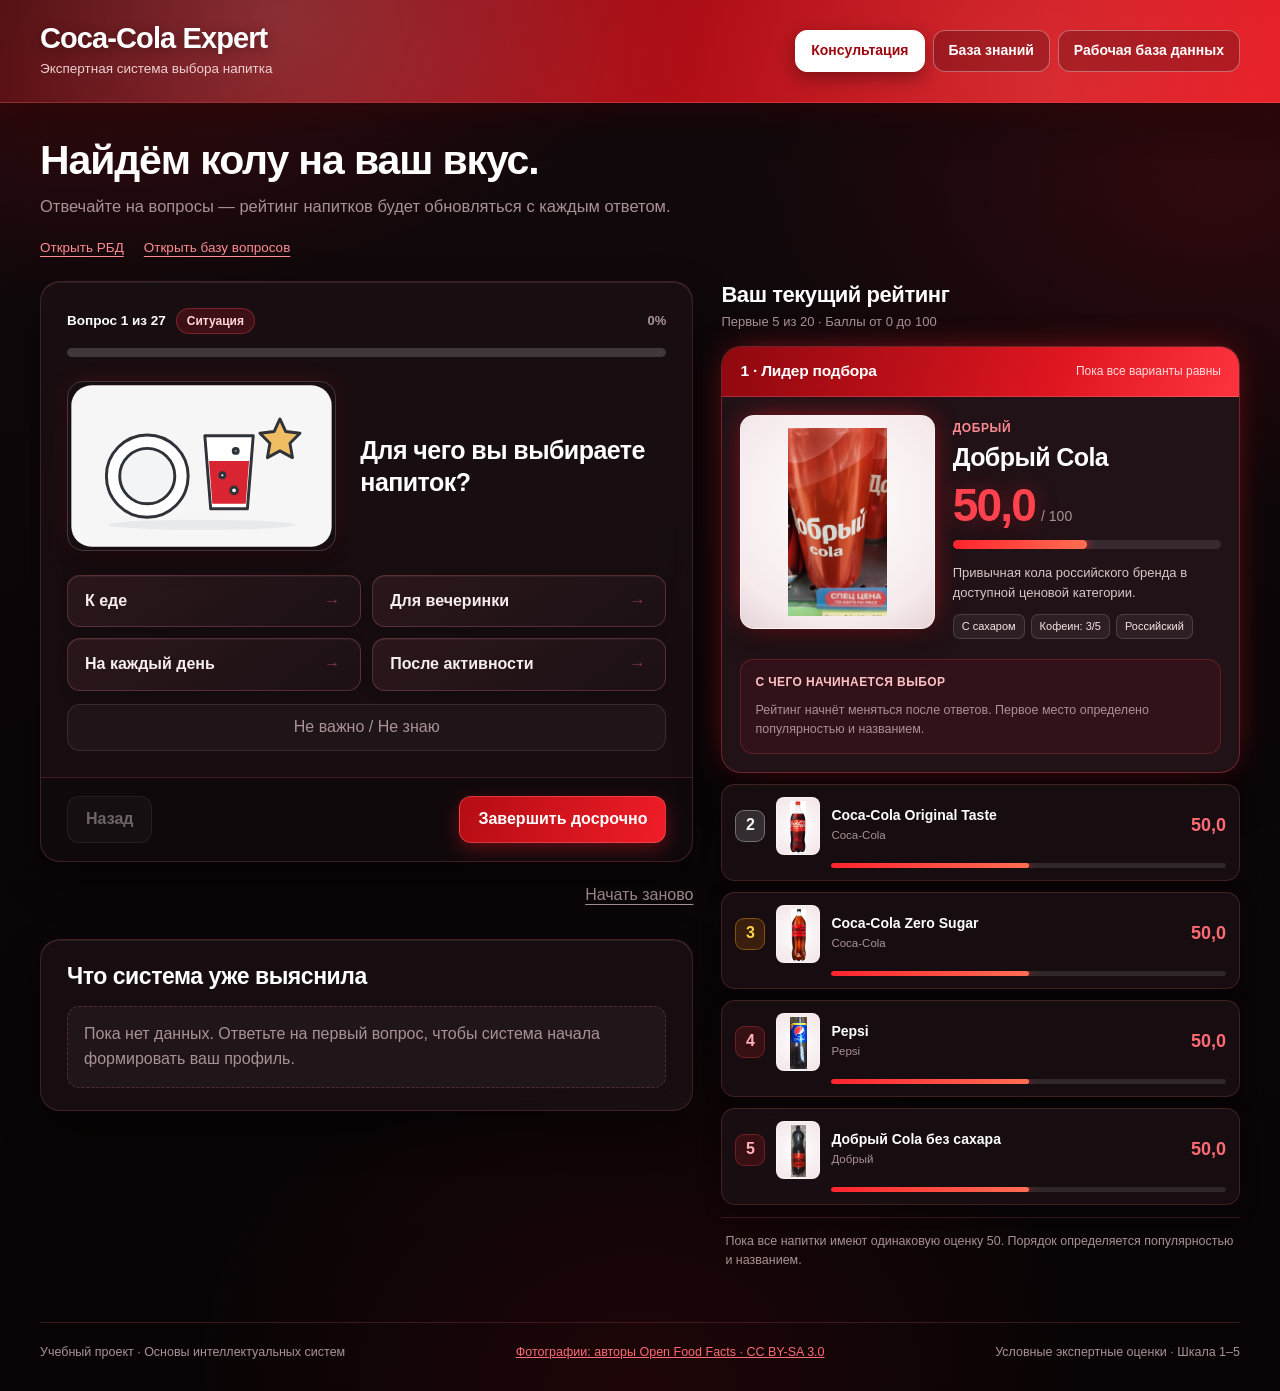
<file: index.html>
<!doctype html>
<html lang="ru">
<head>
  <meta charset="utf-8">
  <meta name="viewport" content="width=device-width, initial-scale=1">
  <meta name="theme-color" content="#0d0709">
  <meta name="description" content="Учебная экспертная система подбора колы: объяснимые рекомендации, база знаний и прямой логический вывод.">
  <title>Coca-Cola Expert — подбор напитка</title>
  <link rel="icon" href="data:,">
  <link rel="stylesheet" href="./style.css">
</head>
<body>
  <a class="skip-link" href="#main">К содержимому</a>
  <header class="site-header">
    <div class="header-bubbles" aria-hidden="true"><span></span><span></span><span></span><span></span><span></span><span></span></div>
    <div class="brand"><span>Coca-Cola Expert</span><p>Экспертная система выбора напитка</p></div>
    <nav role="tablist" aria-label="Разделы системы">
      <button id="tab-consultation" role="tab" aria-selected="true" aria-controls="consultation" tabindex="0">Консультация</button>
      <button id="tab-knowledge" role="tab" aria-selected="false" aria-controls="knowledge" tabindex="-1">База знаний</button>
      <button id="tab-database" role="tab" aria-selected="false" aria-controls="database" tabindex="-1">Рабочая база данных</button>
    </nav>
  </header>
  <main id="main">
    <div id="loading" role="status">Загружаем базу знаний…</div>
    <div id="load-error" class="error" role="alert" hidden>
      <h1>Не удалось загрузить базу знаний</h1>
      <p>Открытие через file:// не поддерживается. Запустите локальный сервер в папке проекта: <code>python -m http.server 8000</code>, затем откройте <a href="http://localhost:8000">http://localhost:8000</a>.</p>
      <p>Если сервер уже запущен, проверьте доступность файлов data/drinks.json, data/questions.json и data/rules.json и обновите страницу.</p>
    </div>
    <section id="consultation" role="tabpanel" aria-labelledby="tab-consultation"></section>
    <section id="knowledge" role="tabpanel" aria-labelledby="tab-knowledge" hidden></section>
    <section id="database" role="tabpanel" aria-labelledby="tab-database" hidden></section>
  </main>
  <p id="announcement" class="sr-only" role="status" aria-live="polite" aria-atomic="true"></p>
  <noscript><p class="error">Для работы экспертной системы включите JavaScript в браузере.</p></noscript>
  <footer class="site-footer"><span>Учебный проект · Основы интеллектуальных систем</span><a href="./credits.html">Фотографии: авторы Open Food Facts · CC BY-SA 3.0</a><span>Условные экспертные оценки · Шкала 1–5</span></footer>
  <script>
    // Проверка протокола выполняется до импорта модулей: file:// блокирует их загрузку.
    function showStartupError() {
      document.getElementById('loading').hidden = true;
      document.getElementById('load-error').hidden = false;
    }
    if (location.protocol === 'file:') showStartupError();
    else import('./js/app.js').catch(showStartupError);
  </script>
</body>
</html>
</file>
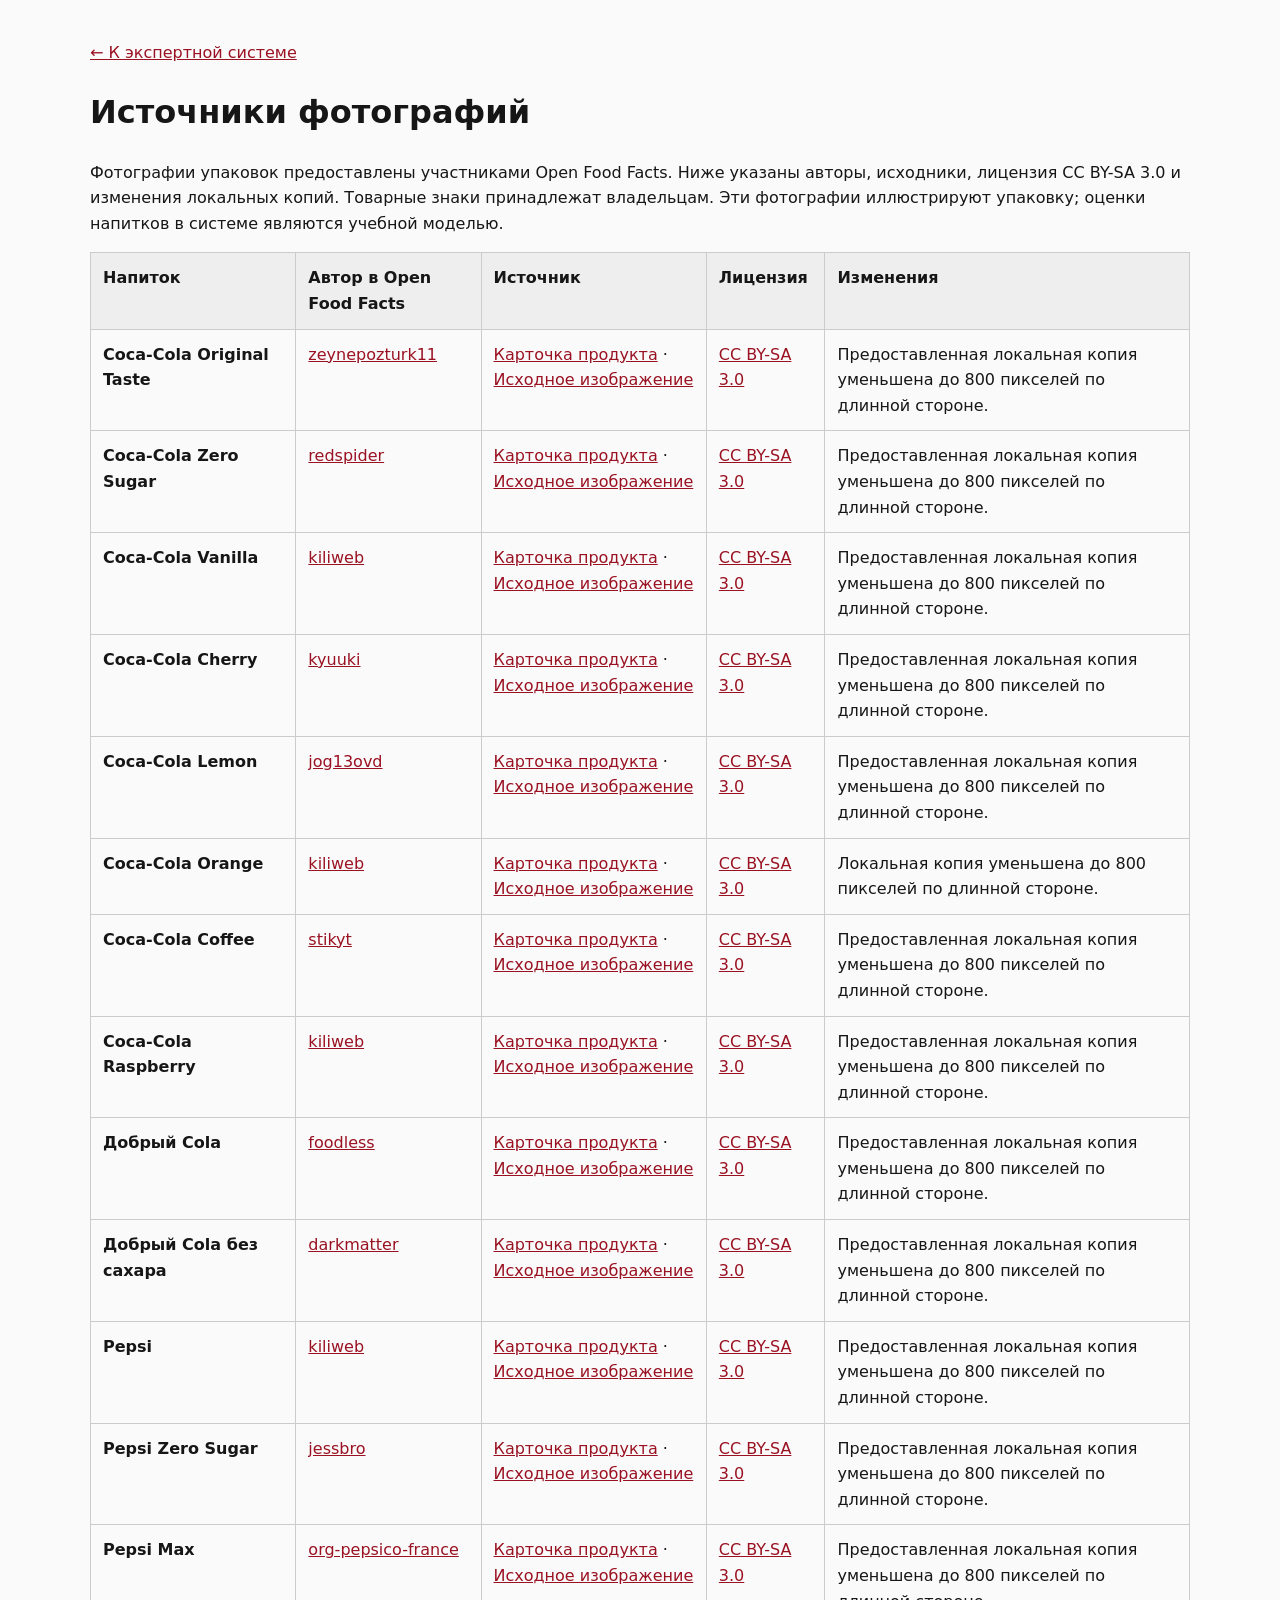
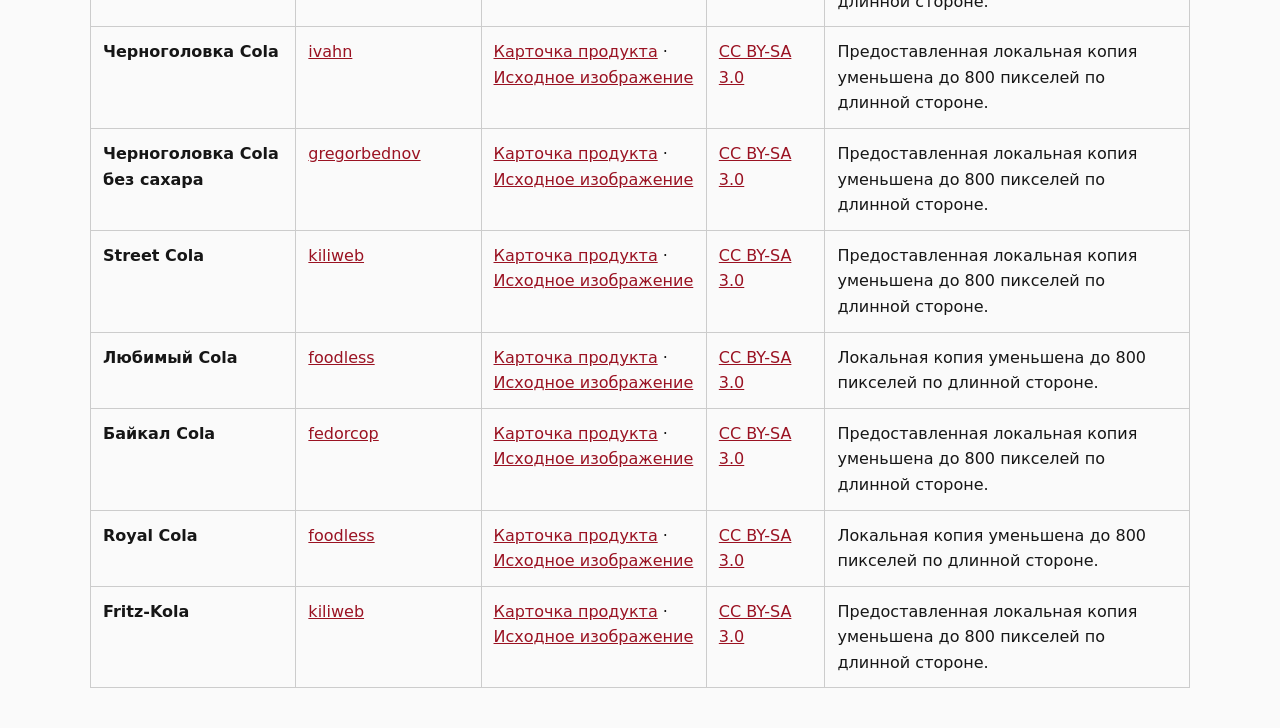
<file: credits.html>
<!doctype html><html lang="ru"><head><meta charset="UTF-8"><meta name="viewport" content="width=device-width, initial-scale=1"><title>Источники фотографий — Coca-Cola Expert</title><style>body{max-width:1100px;margin:40px auto;padding:0 20px;font:16px/1.6 system-ui;color:#161616;background:#fafafa}a{color:#9a1222}table{border-collapse:collapse;width:100%}th,td{padding:12px;border:1px solid #ccc;text-align:left;vertical-align:top}thead{background:#eee}.table-scroll{overflow:auto}</style></head><body><a href="./">← К экспертной системе</a><h1>Источники фотографий</h1><p>Фотографии упаковок предоставлены участниками Open Food Facts. Ниже указаны авторы, исходники, лицензия CC BY-SA 3.0 и изменения локальных копий. Товарные знаки принадлежат владельцам. Эти фотографии иллюстрируют упаковку; оценки напитков в системе являются учебной моделью.</p><div class="table-scroll"><table><thead><tr><th>Напиток</th><th>Автор в Open Food Facts</th><th>Источник</th><th>Лицензия</th><th>Изменения</th></tr></thead><tbody><tr><th scope="row">Coca-Cola Original Taste</th><td><a href="https://world.openfoodfacts.org/photographer/zeynepozturk11">zeynepozturk11</a></td><td><a href="https://world.openfoodfacts.org/product/5449000054227">Карточка продукта</a> · <a href="https://images.openfoodfacts.org/images/products/544/900/005/4227/front_en.563.full.jpg">Исходное изображение</a></td><td><a href="https://creativecommons.org/licenses/by-sa/3.0/">CC BY-SA 3.0</a></td><td>Предоставленная локальная копия уменьшена до 800 пикселей по длинной стороне.</td></tr><tr><th scope="row">Coca-Cola Zero Sugar</th><td><a href="https://world.openfoodfacts.org/photographer/redspider">redspider</a></td><td><a href="https://world.openfoodfacts.org/product/5449000131843">Карточка продукта</a> · <a href="https://images.openfoodfacts.org/images/products/544/900/013/1843/front_en.215.full.jpg">Исходное изображение</a></td><td><a href="https://creativecommons.org/licenses/by-sa/3.0/">CC BY-SA 3.0</a></td><td>Предоставленная локальная копия уменьшена до 800 пикселей по длинной стороне.</td></tr><tr><th scope="row">Coca-Cola Vanilla</th><td><a href="https://world.openfoodfacts.org/photographer/kiliweb">kiliweb</a></td><td><a href="https://world.openfoodfacts.org/product/4260231223128">Карточка продукта</a> · <a href="https://images.openfoodfacts.org/images/products/426/023/122/3128/front_de.15.full.jpg">Исходное изображение</a></td><td><a href="https://creativecommons.org/licenses/by-sa/3.0/">CC BY-SA 3.0</a></td><td>Предоставленная локальная копия уменьшена до 800 пикселей по длинной стороне.</td></tr><tr><th scope="row">Coca-Cola Cherry</th><td><a href="https://world.openfoodfacts.org/photographer/kyuuki">kyuuki</a></td><td><a href="https://world.openfoodfacts.org/product/5449000214843">Карточка продукта</a> · <a href="https://images.openfoodfacts.org/images/products/544/900/021/4843/front_fr.74.full.jpg">Исходное изображение</a></td><td><a href="https://creativecommons.org/licenses/by-sa/3.0/">CC BY-SA 3.0</a></td><td>Предоставленная локальная копия уменьшена до 800 пикселей по длинной стороне.</td></tr><tr><th scope="row">Coca-Cola Lemon</th><td><a href="https://world.openfoodfacts.org/photographer/jog13ovd">jog13ovd</a></td><td><a href="https://world.openfoodfacts.org/product/5449000227157">Карточка продукта</a> · <a href="https://images.openfoodfacts.org/images/products/544/900/022/7157/front_es.34.full.jpg">Исходное изображение</a></td><td><a href="https://creativecommons.org/licenses/by-sa/3.0/">CC BY-SA 3.0</a></td><td>Предоставленная локальная копия уменьшена до 800 пикселей по длинной стороне.</td></tr><tr><th scope="row">Coca-Cola Orange</th><td><a href="https://world.openfoodfacts.org/photographer/kiliweb">kiliweb</a></td><td><a href="https://world.openfoodfacts.org/product/5449000031624">Карточка продукта</a> · <a href="https://images.openfoodfacts.org/images/products/544/900/003/1624/front_fr.3.full.jpg">Исходное изображение</a></td><td><a href="https://creativecommons.org/licenses/by-sa/3.0/">CC BY-SA 3.0</a></td><td>Локальная копия уменьшена до 800 пикселей по длинной стороне.</td></tr><tr><th scope="row">Coca-Cola Coffee</th><td><a href="https://world.openfoodfacts.org/photographer/stikyt">stikyt</a></td><td><a href="https://world.openfoodfacts.org/product/5449000258243">Карточка продукта</a> · <a href="https://images.openfoodfacts.org/images/products/544/900/025/8243/front_en.40.full.jpg">Исходное изображение</a></td><td><a href="https://creativecommons.org/licenses/by-sa/3.0/">CC BY-SA 3.0</a></td><td>Предоставленная локальная копия уменьшена до 800 пикселей по длинной стороне.</td></tr><tr><th scope="row">Coca-Cola Raspberry</th><td><a href="https://world.openfoodfacts.org/photographer/kiliweb">kiliweb</a></td><td><a href="https://world.openfoodfacts.org/product/53956439">Карточка продукта</a> · <a href="https://images.openfoodfacts.org/images/products/000/005/395/6439/front_fr.4.full.jpg">Исходное изображение</a></td><td><a href="https://creativecommons.org/licenses/by-sa/3.0/">CC BY-SA 3.0</a></td><td>Предоставленная локальная копия уменьшена до 800 пикселей по длинной стороне.</td></tr><tr><th scope="row">Добрый Cola</th><td><a href="https://world.openfoodfacts.org/photographer/foodless">foodless</a></td><td><a href="https://world.openfoodfacts.org/product/4650075427934">Карточка продукта</a> · <a href="https://images.openfoodfacts.org/images/products/465/007/542/7934/front_ru.5.full.jpg">Исходное изображение</a></td><td><a href="https://creativecommons.org/licenses/by-sa/3.0/">CC BY-SA 3.0</a></td><td>Предоставленная локальная копия уменьшена до 800 пикселей по длинной стороне.</td></tr><tr><th scope="row">Добрый Cola без сахара</th><td><a href="https://world.openfoodfacts.org/photographer/darkmatter">darkmatter</a></td><td><a href="https://world.openfoodfacts.org/product/4650075429761">Карточка продукта</a> · <a href="https://images.openfoodfacts.org/images/products/465/007/542/9761/front_ru.26.full.jpg">Исходное изображение</a></td><td><a href="https://creativecommons.org/licenses/by-sa/3.0/">CC BY-SA 3.0</a></td><td>Предоставленная локальная копия уменьшена до 800 пикселей по длинной стороне.</td></tr><tr><th scope="row">Pepsi</th><td><a href="https://world.openfoodfacts.org/photographer/kiliweb">kiliweb</a></td><td><a href="https://world.openfoodfacts.org/product/6111252420059">Карточка продукта</a> · <a href="https://images.openfoodfacts.org/images/products/611/125/242/0059/front_fr.4.full.jpg">Исходное изображение</a></td><td><a href="https://creativecommons.org/licenses/by-sa/3.0/">CC BY-SA 3.0</a></td><td>Предоставленная локальная копия уменьшена до 800 пикселей по длинной стороне.</td></tr><tr><th scope="row">Pepsi Zero Sugar</th><td><a href="https://world.openfoodfacts.org/photographer/jessbro">jessbro</a></td><td><a href="https://world.openfoodfacts.org/product/8715600248791">Карточка продукта</a> · <a href="https://images.openfoodfacts.org/images/products/871/560/024/8791/front_nl.8.full.jpg">Исходное изображение</a></td><td><a href="https://creativecommons.org/licenses/by-sa/3.0/">CC BY-SA 3.0</a></td><td>Предоставленная локальная копия уменьшена до 800 пикселей по длинной стороне.</td></tr><tr><th scope="row">Pepsi Max</th><td><a href="https://world.openfoodfacts.org/photographer/org-pepsico-france">org-pepsico-france</a></td><td><a href="https://world.openfoodfacts.org/product/3502110009357">Карточка продукта</a> · <a href="https://images.openfoodfacts.org/images/products/350/211/000/9357/front_en.101.full.jpg">Исходное изображение</a></td><td><a href="https://creativecommons.org/licenses/by-sa/3.0/">CC BY-SA 3.0</a></td><td>Предоставленная локальная копия уменьшена до 800 пикселей по длинной стороне.</td></tr><tr><th scope="row">Черноголовка Cola</th><td><a href="https://world.openfoodfacts.org/photographer/ivahn">ivahn</a></td><td><a href="https://world.openfoodfacts.org/product/4602441009909">Карточка продукта</a> · <a href="https://images.openfoodfacts.org/images/products/460/244/100/9909/front_en.4.full.jpg">Исходное изображение</a></td><td><a href="https://creativecommons.org/licenses/by-sa/3.0/">CC BY-SA 3.0</a></td><td>Предоставленная локальная копия уменьшена до 800 пикселей по длинной стороне.</td></tr><tr><th scope="row">Черноголовка Cola без сахара</th><td><a href="https://world.openfoodfacts.org/photographer/gregorbednov">gregorbednov</a></td><td><a href="https://world.openfoodfacts.org/product/4602441022984">Карточка продукта</a> · <a href="https://images.openfoodfacts.org/images/products/460/244/102/2984/front_ru.3.full.jpg">Исходное изображение</a></td><td><a href="https://creativecommons.org/licenses/by-sa/3.0/">CC BY-SA 3.0</a></td><td>Предоставленная локальная копия уменьшена до 800 пикселей по длинной стороне.</td></tr><tr><th scope="row">Street Cola</th><td><a href="https://world.openfoodfacts.org/photographer/kiliweb">kiliweb</a></td><td><a href="https://world.openfoodfacts.org/product/8697459290568">Карточка продукта</a> · <a href="https://images.openfoodfacts.org/images/products/869/745/929/0568/front_en.3.full.jpg">Исходное изображение</a></td><td><a href="https://creativecommons.org/licenses/by-sa/3.0/">CC BY-SA 3.0</a></td><td>Предоставленная локальная копия уменьшена до 800 пикселей по длинной стороне.</td></tr><tr><th scope="row">Любимый Cola</th><td><a href="https://world.openfoodfacts.org/photographer/foodless">foodless</a></td><td><a href="https://world.openfoodfacts.org/product/4600494685644">Карточка продукта</a> · <a href="https://images.openfoodfacts.org/images/products/460/049/468/5644/front_ru.8.full.jpg">Исходное изображение</a></td><td><a href="https://creativecommons.org/licenses/by-sa/3.0/">CC BY-SA 3.0</a></td><td>Локальная копия уменьшена до 800 пикселей по длинной стороне.</td></tr><tr><th scope="row">Байкал Cola</th><td><a href="https://world.openfoodfacts.org/photographer/fedorcop">fedorcop</a></td><td><a href="https://world.openfoodfacts.org/product/4602441013418">Карточка продукта</a> · <a href="https://images.openfoodfacts.org/images/products/460/244/101/3418/front_ru.4.full.jpg">Исходное изображение</a></td><td><a href="https://creativecommons.org/licenses/by-sa/3.0/">CC BY-SA 3.0</a></td><td>Предоставленная локальная копия уменьшена до 800 пикселей по длинной стороне.</td></tr><tr><th scope="row">Royal Cola</th><td><a href="https://world.openfoodfacts.org/photographer/foodless">foodless</a></td><td><a href="https://world.openfoodfacts.org/product/4779018745772">Карточка продукта</a> · <a href="https://images.openfoodfacts.org/images/products/477/901/874/5772/front_en.12.full.jpg">Исходное изображение</a></td><td><a href="https://creativecommons.org/licenses/by-sa/3.0/">CC BY-SA 3.0</a></td><td>Локальная копия уменьшена до 800 пикселей по длинной стороне.</td></tr><tr><th scope="row">Fritz-Kola</th><td><a href="https://world.openfoodfacts.org/photographer/kiliweb">kiliweb</a></td><td><a href="https://world.openfoodfacts.org/product/4260107220015">Карточка продукта</a> · <a href="https://images.openfoodfacts.org/images/products/426/010/722/0015/front_en.79.full.jpg">Исходное изображение</a></td><td><a href="https://creativecommons.org/licenses/by-sa/3.0/">CC BY-SA 3.0</a></td><td>Предоставленная локальная копия уменьшена до 800 пикселей по длинной стороне.</td></tr></tbody></table></div></body></html>
</file>
<file: style.css>
/* Тёмная тема «Coca-Cola Zero Sugar», стеклянные карточки и акценты вкусов. */
:root {
  color-scheme: dark;
  --red: #ff242e;
  --red-strong: #d9111b;
  --red-dark: #99080f;
  --red-glow: rgba(255, 36, 46, 0.32);
  --ink: #f6edef;
  --ink-soft: #d7c7ca;
  --muted: #a99297;
  --line: rgba(255, 118, 128, 0.18);
  --line-strong: rgba(255, 74, 86, 0.34);
  --soft: rgba(255, 255, 255, 0.045);
  --surface: #150d10;
  --glass: rgba(27, 16, 20, 0.84);
  --glass-strong: rgba(34, 20, 25, 0.94);
  --radius: 20px;
  font-family: -apple-system, BlinkMacSystemFont, "Segoe UI", Arial, sans-serif;
  color: var(--ink);
  background: #0a0607;
  font-size: 16px;
  line-height: 1.55;
}
* { box-sizing: border-box; scrollbar-color: rgba(255, 56, 68, 0.45) rgba(255, 255, 255, 0.04); scrollbar-width: thin; }
*::-webkit-scrollbar { width: 9px; height: 9px; }
*::-webkit-scrollbar-track { background: rgba(255, 255, 255, 0.03); border-radius: 999px; }
*::-webkit-scrollbar-thumb { background: rgba(255, 56, 68, 0.4); border-radius: 999px; }
*::-webkit-scrollbar-thumb:hover { background: rgba(255, 56, 68, 0.65); }

body {
  margin: 0;
  min-height: 100vh;
  color: var(--ink);
  background:
    radial-gradient(900px 520px at 8% -40px, rgba(224, 18, 28, 0.24), transparent 65%),
    radial-gradient(760px 540px at 95% 180px, rgba(185, 12, 22, 0.18), transparent 62%),
    radial-gradient(640px 520px at 50% 100%, rgba(145, 10, 18, 0.16), transparent 70%),
    linear-gradient(180deg, #12090c 0%, #0b0608 55%, #080405 100%);
}
button, input { font: inherit; }
button { cursor: pointer; }
button:disabled { cursor: default; opacity: .4; }
button, a, summary, [tabindex] { -webkit-tap-highlight-color: transparent; }
:focus-visible { outline: 2.5px solid #ff4d57; outline-offset: 3px; }
[hidden] { display: none !important; }
a { color: #ff6b74; }
a:hover { color: #ff99a0; }

.site-header, main, .site-footer { width: min(1344px, calc(100% - 80px)); margin-inline: auto; }

/* Шапка с эффектом газировки и стеклянной навигацией */
.site-header {
  width: 100%;
  margin: 0;
  padding: 22px max(40px, calc((100% - 1344px) / 2));
  display: flex;
  align-items: center;
  justify-content: space-between;
  gap: 28px;
  position: relative;
  overflow: hidden;
  isolation: isolate;
  background: linear-gradient(115deg, #4b0408 0%, #a80a13 48%, #e81822 100%);
  border-bottom: 1px solid rgba(255, 120, 130, 0.35);
  box-shadow: 0 12px 36px rgba(0, 0, 0, 0.55), 0 4px 28px rgba(224, 18, 28, 0.28);
}
.site-header::before {
  content: "";
  position: absolute;
  inset: 0;
  z-index: -1;
  pointer-events: none;
  background:
    radial-gradient(circle at 22% 18%, rgba(255, 255, 255, 0.16) 0, transparent 42%),
    radial-gradient(circle at 82% 85%, rgba(255, 190, 170, 0.14) 0, transparent 38%);
}
.header-bubbles {
  position: absolute;
  inset: 0;
  z-index: -1;
  pointer-events: none;
}
.header-bubbles span {
  position: absolute;
  bottom: -24px;
  border-radius: 50%;
  border: 1px solid rgba(255, 255, 255, 0.32);
  background: radial-gradient(circle at 30% 30%, rgba(255, 255, 255, 0.34), rgba(255, 255, 255, 0.04));
  animation: fizz-rise 9s linear infinite;
}
.header-bubbles span:nth-child(1) { left: 10%; width: 12px; height: 12px; animation-duration: 7.5s; animation-delay: 0s; }
.header-bubbles span:nth-child(2) { left: 26%; width: 18px; height: 18px; animation-duration: 10.5s; animation-delay: -3s; }
.header-bubbles span:nth-child(3) { left: 44%; width: 9px; height: 9px; animation-duration: 6.8s; animation-delay: -1.5s; }
.header-bubbles span:nth-child(4) { left: 62%; width: 16px; height: 16px; animation-duration: 9.2s; animation-delay: -5s; }
.header-bubbles span:nth-child(5) { left: 78%; width: 11px; height: 11px; animation-duration: 8s; animation-delay: -2.2s; }
.header-bubbles span:nth-child(6) { left: 91%; width: 20px; height: 20px; animation-duration: 11.4s; animation-delay: -6.5s; }
@keyframes fizz-rise {
  0% { transform: translateY(0) scale(0.8); opacity: 0; }
  15% { opacity: 0.75; }
  85% { opacity: 0.55; }
  100% { transform: translateY(-130px) scale(1.15); opacity: 0; }
}

.brand { color: #fff; }
.brand span { display: block; font-size: 29px; font-weight: 800; letter-spacing: -0.9px; line-height: 1.15; text-shadow: 0 2px 12px rgba(0, 0, 0, 0.35); }
.brand p { margin: 4px 0 0; color: rgba(255, 232, 234, 0.88); font-size: 13.5px; }

.site-header nav { display: flex; align-self: center; gap: 8px; flex-wrap: wrap; }
.site-header nav button {
  padding: 9px 15px;
  border: 1px solid rgba(255, 255, 255, 0.34);
  border-radius: 12px;
  background: rgba(18, 6, 9, 0.24);
  backdrop-filter: blur(8px);
  color: #fff;
  font-size: 14px;
  font-weight: 600;
  white-space: nowrap;
  transition: background .16s, border-color .16s, transform .16s, box-shadow .16s;
}
.site-header nav button:hover { background: rgba(255, 255, 255, 0.18); border-color: rgba(255, 255, 255, 0.65); }
.site-header nav button[aria-selected="true"] {
  color: #9e070e;
  background: #fff;
  border-color: #fff;
  font-weight: 700;
  box-shadow: 0 6px 18px rgba(0, 0, 0, 0.35);
}
.site-header nav button:focus-visible { outline-color: #fff; }

main { min-height: 74vh; padding: 34px 0 52px; }
h1, h2, h3, p { margin-top: 0; }
h1 {
  font-size: clamp(28px, 3.2vw, 42px);
  line-height: 1.15;
  letter-spacing: -1.1px;
  margin-bottom: 10px;
  color: #fff;
}
h2 { font-size: 23px; line-height: 1.25; letter-spacing: -.45px; margin-bottom: 16px; color: #fff; }
h3 { font-size: 18px; line-height: 1.4; margin-bottom: 12px; color: #fff; }
.page-intro { margin-bottom: 28px; }
.page-intro p { color: var(--muted); margin-bottom: 0; font-size: 16.5px; }

.consultation-grid { display: grid; grid-template-columns: minmax(0, 1.26fr) minmax(0, 1fr); gap: 28px; align-items: start; }

/* Стеклянные тёмные панели */
.panel {
  border: 1px solid var(--line);
  border-radius: var(--radius);
  background: var(--glass);
  backdrop-filter: blur(16px);
  box-shadow:
    inset 0 1px 0 rgba(255, 255, 255, 0.08),
    0 18px 42px rgba(0, 0, 0, 0.45);
}

.question-main { padding: 26px; }
.question-meta {
  display: flex;
  justify-content: space-between;
  align-items: center;
  gap: 12px;
  font-size: 13.5px;
  margin-bottom: 14px;
}
.question-meta-left { display: flex; flex-wrap: wrap; align-items: center; gap: 8px 10px; }
.question-meta strong { color: #fff; font-weight: 700; }
.group-pill {
  display: inline-flex;
  align-items: center;
  padding: 3px 10px;
  border-radius: 999px;
  font-size: 12px;
  font-weight: 600;
  color: #ffd5d8;
  background: rgba(255, 36, 46, 0.16);
  border: 1px solid rgba(255, 72, 82, 0.34);
}
.skip-pill {
  display: inline-flex;
  align-items: center;
  padding: 3px 10px;
  border-radius: 999px;
  font-size: 12px;
  font-weight: 600;
  color: #fde68a;
  background: rgba(245, 158, 11, 0.14);
  border: 1px solid rgba(245, 158, 11, 0.34);
}
.progress-pct {
  color: var(--muted);
  font-size: 13px;
  font-weight: 650;
  font-variant-numeric: tabular-nums;
}

progress {
  display: block;
  appearance: none;
  border: 0;
  width: 100%;
  height: 9px;
  background: rgba(255, 255, 255, 0.09);
  border-radius: 999px;
  overflow: hidden;
  accent-color: var(--red);
}
progress::-webkit-progress-bar { background: rgba(255, 255, 255, 0.09); border-radius: 999px; }
progress::-webkit-progress-value {
  background: linear-gradient(90deg, #ff5d38, #ff1e29 60%, #b80a13);
  border-radius: 999px;
  box-shadow: 0 0 14px rgba(255, 36, 46, 0.65);
  transition: width .25s ease;
}
progress::-moz-progress-bar {
  background: linear-gradient(90deg, #ff5d38, #ff1e29 60%, #b80a13);
  border-radius: 999px;
}

.question-prompt {
  display: grid;
  grid-template-columns: minmax(200px, .88fr) minmax(0, 1fr);
  align-items: center;
  gap: 24px;
  margin: 24px 0;
}
.question-illustration {
  grid-column: 1;
  grid-row: 1;
  width: 100%;
  max-width: 300px;
  height: auto;
  display: block;
  border-radius: 16px;
  border: 1px solid rgba(255, 255, 255, 0.18);
  box-shadow: 0 10px 26px rgba(0, 0, 0, 0.45), 0 0 28px -8px rgba(255, 36, 46, 0.35);
}
.question-prompt .question-title {
  grid-column: 2;
  grid-row: 1;
  margin: 0;
  font-size: 25px;
  line-height: 1.28;
  letter-spacing: -.55px;
  color: #fff;
}

/* Варианты ответов */
.answers { display: grid; gap: 10px; }
.answers.answers-grid { grid-template-columns: repeat(2, minmax(0, 1fr)); gap: 11px; }
.answer {
  display: flex;
  align-items: center;
  justify-content: space-between;
  gap: 12px;
  text-align: left;
  border: 1.5px solid rgba(255, 132, 140, 0.24);
  background: linear-gradient(145deg, rgba(44, 24, 29, 0.9), rgba(30, 17, 21, 0.92));
  color: var(--ink);
  border-radius: 13px;
  padding: 13px 17px;
  min-height: 52px;
  font-weight: 600;
  box-shadow: inset 0 1px 0 rgba(255, 255, 255, 0.05), 0 3px 10px rgba(0, 0, 0, 0.25);
  transition: transform .16s, box-shadow .16s, background .16s, border-color .16s;
}
.answer-arrow {
  color: #ff6b74;
  font-size: 16px;
  opacity: 0.45;
  transform: translateX(-3px);
  transition: opacity .16s, transform .16s, color .16s;
  flex-shrink: 0;
}
.answer:hover {
  border-color: #ff3b45;
  background: linear-gradient(145deg, rgba(84, 20, 29, 0.92), rgba(48, 16, 22, 0.95));
  transform: translateY(-2px);
  box-shadow: 0 8px 20px rgba(255, 28, 38, 0.22), inset 0 1px 0 rgba(255, 255, 255, 0.12);
}
.answer:hover .answer-arrow { opacity: 1; transform: translateX(2px); color: #fff; }
.answer:active { transform: scale(.985); }
.answer.neutral {
  grid-column: 1 / -1;
  justify-content: center;
  border-color: rgba(255, 255, 255, 0.1);
  background: rgba(255, 255, 255, 0.035);
  color: var(--muted);
  font-weight: 500;
  min-height: 44px;
  padding: 10px 16px;
  margin-top: 2px;
  box-shadow: none;
}
.answer.neutral:hover {
  background: rgba(255, 255, 255, 0.08);
  border-color: rgba(255, 255, 255, 0.24);
  color: var(--ink);
  transform: none;
  box-shadow: none;
}

.question-actions {
  display: flex;
  flex-wrap: wrap;
  justify-content: space-between;
  gap: 12px;
  border-top: 1px solid var(--line);
  background: rgba(14, 8, 10, 0.55);
  border-radius: 0 0 var(--radius) var(--radius);
  padding: 18px 26px;
}
.button {
  border-radius: 12px;
  background: rgba(255, 255, 255, 0.07);
  border: 1px solid rgba(255, 255, 255, 0.16);
  padding: 10px 18px;
  color: var(--ink);
  font-weight: 600;
  min-height: 44px;
  transition: transform .16s, background .16s, border-color .16s, box-shadow .16s;
}
.button:hover:enabled { background: rgba(255, 255, 255, 0.13); border-color: rgba(255, 255, 255, 0.28); }
.button.primary {
  background: linear-gradient(110deg, #b50c14, #f01d27);
  border-color: rgba(255, 110, 118, 0.45);
  color: #fff;
  box-shadow: 0 6px 18px rgba(235, 22, 32, 0.35);
}
.button.primary:hover:enabled {
  background: linear-gradient(110deg, #cc0f18, #ff2e38);
  transform: translateY(-1px);
  box-shadow: 0 8px 22px rgba(255, 36, 46, 0.45);
}
.button:active:enabled { transform: scale(.98); }
.text-button { border: none; background: none; color: var(--muted); padding: 9px 0; text-decoration: underline; text-underline-offset: 4px; }
.text-button:hover { color: #fff; }
.session-actions { display: flex; justify-content: flex-end; gap: 18px; margin: 12px 0 0; }

/* Выведенные факты (чипы) */
.inferred { padding: 22px 26px; margin-top: 22px; }
.empty {
  background: rgba(255, 255, 255, 0.04);
  border: 1px dashed rgba(255, 130, 140, 0.22);
  padding: 15px 16px;
  border-radius: 12px;
  color: var(--muted);
  margin-bottom: 0;
}
.fact-chips {
  list-style: none;
  padding: 0;
  margin: 14px 0 0;
  display: grid;
  grid-template-columns: repeat(auto-fill, minmax(220px, 1fr));
  gap: 10px;
}
.fact-chip {
  padding: 11px 13px;
  border-radius: 12px;
  background: rgba(255, 255, 255, 0.045);
  border: 1px solid rgba(255, 120, 130, 0.22);
  font-size: 13px;
  line-height: 1.4;
}
.fact-chip-head {
  display: flex;
  align-items: center;
  justify-content: space-between;
  gap: 8px;
  margin-bottom: 5px;
}
.fact-chip strong { color: #fff; }
.fact-chip > span { color: #ffd0d3; }

.rule-ref {
  display: inline-block;
  padding: 1px 7px;
  border-radius: 6px;
  background: rgba(255, 36, 46, 0.18);
  border: 1px solid rgba(255, 72, 82, 0.35);
  color: #ff9ca2;
  font-size: 12px;
  font-weight: 700;
  text-decoration: none;
  white-space: nowrap;
}
.rule-ref:hover { background: rgba(255, 36, 46, 0.34); color: #fff; }

/* Рейтинг и карточка лидера */
.ranking-panel { background: none; border: 0; box-shadow: none; backdrop-filter: none; padding: 0; }
.ranking-panel h2 { font-size: 22px; margin-bottom: 4px; }
.ranking-caption { color: var(--muted); font-size: 13px; margin-bottom: 14px; }
.rank-list { list-style: none; padding: 0; margin: 0; display: grid; gap: 11px; }

[data-flavor] { --flavor: #ff242e; --flavor-bright: #ff6e52; --flavor-soft: #ffe8ea; }
[data-flavor="vanilla"] { --flavor: #e0a943; --flavor-bright: #ffe08a; --flavor-soft: #fff5dc; }
[data-flavor="cherry"] { --flavor: #e1265a; --flavor-bright: #ff688c; --flavor-soft: #ffe8ee; }
[data-flavor="lemon"] { --flavor: #d4aa14; --flavor-bright: #fae36b; --flavor-soft: #fff9db; }
[data-flavor="orange"] { --flavor: #f07618; --flavor-bright: #ffb85c; --flavor-soft: #fff1de; }
[data-flavor="coffee"] { --flavor: #b57b56; --flavor-bright: #deb08c; --flavor-soft: #f5ebe2; }
[data-flavor="raspberry"] { --flavor: #e82a79; --flavor-bright: #ff7fb2; --flavor-soft: #ffebf3; }
[data-flavor="herbal"] { --flavor: #34a873; --flavor-bright: #7ee0ae; --flavor-soft: #e8f7ef; }

.rank-bar { display: block; height: 7px; border-radius: 999px; background: rgba(255, 255, 255, 0.1); overflow: hidden; }
.rank-bar span { display: block; height: 100%; border-radius: inherit; background: linear-gradient(90deg, var(--flavor), var(--flavor-bright)); box-shadow: 0 0 10px var(--flavor); transition: width .28s ease; }

.rank-item.leader-card {
  padding: 0 0 18px;
  border: 1.5px solid var(--line-strong);
  border-radius: var(--radius);
  overflow: hidden;
  background: var(--glass-strong);
  backdrop-filter: blur(16px);
  box-shadow:
    inset 0 1px 0 rgba(255, 255, 255, 0.1),
    0 18px 42px rgba(0, 0, 0, 0.55),
    0 0 36px -14px var(--flavor);
}
.leader-ribbon {
  padding: 12px 18px;
  display: flex;
  flex-wrap: wrap;
  justify-content: space-between;
  gap: 5px 12px;
  color: #fff;
  background: linear-gradient(110deg, #8f080f, #df1620 65%, #ff333d);
  border-bottom: 1px solid rgba(255, 255, 255, 0.16);
}
.leader-ribbon strong { font-size: 15.5px; letter-spacing: -.2px; }
.leader-ribbon > span { font-size: 12px; align-self: center; color: rgba(255, 238, 240, 0.92); }
.leader-body { display: grid; grid-template-columns: minmax(0, .84fr) minmax(0, 1.16fr); gap: 18px; padding: 18px 18px 8px; }
.leader-photo { margin: 0; min-width: 0; }
.photo-stage {
  display: grid;
  place-items: center;
  height: 214px;
  padding: 12px;
  background: radial-gradient(circle at 50% 42%, #ffffff 0%, #f5eaec 75%, #e6d3d7 100%);
  border: 1px solid rgba(255, 255, 255, 0.5);
  border-radius: 14px;
  box-shadow: 0 10px 26px rgba(0, 0, 0, 0.4), 0 0 28px -8px var(--flavor);
}
.hero-photo { width: 100%; height: 188px; object-fit: contain; display: block; border-radius: 6px; }

.leader-brand { font-size: 12px; font-weight: 700; text-transform: uppercase; letter-spacing: .6px; color: #ff8a92; }
.leader-info { min-width: 0; }
.leader-info h3 { font-size: 25px; line-height: 1.16; letter-spacing: -.6px; margin: 4px 0 10px; color: #fff; }
.hero-score { display: flex; align-items: baseline; gap: 6px; line-height: 1; margin-bottom: 12px; }
.hero-score .score { font-size: 46px; font-weight: 800; letter-spacing: -1.8px; color: #ff424d; text-shadow: 0 0 22px rgba(255, 36, 46, 0.35); font-variant-numeric: tabular-nums; }
.hero-score > span { font-size: 14px; color: var(--muted); }
.leader-info .rank-bar { margin: 0 0 14px; height: 9px; }
.leader-description { font-size: 13px; line-height: 1.5; margin: 0 0 12px; color: var(--ink-soft); }
.drink-badges { display: flex; flex-wrap: wrap; gap: 6px; }
.drink-badges span {
  color: #f8e5e8;
  background: rgba(255, 255, 255, 0.06);
  border: 1px solid rgba(255, 255, 255, 0.14);
  border-radius: 7px;
  padding: 3px 8px;
  font-size: 11px;
  font-weight: 500;
}

.leader-reason-block {
  margin: 12px 18px 0;
  padding: 13px 14px;
  border-radius: 13px;
  background: rgba(255, 36, 46, 0.08);
  border: 1px solid rgba(255, 72, 82, 0.22);
}
.leader-reason-block h4 { font-size: 12px; margin: 0 0 9px; color: #ffc2c6; text-transform: uppercase; letter-spacing: .4px; }
.leader-reasons { list-style: none; padding: 0; margin: 0; display: grid; gap: 8px; }
.leader-reasons li { display: grid; grid-template-columns: auto minmax(0, 1fr) auto; align-items: center; gap: 9px; font-size: 12px; line-height: 1.4; color: var(--ink-soft); }
.leader-reasons .rule-ref { font-size: 11px; }
.leader-reasons strong { color: #4ade80; font-variant-numeric: tabular-nums; }
.leader-empty { font-size: 12.5px; color: var(--muted); margin: 0; }

.rank-item.compact-drink {
  padding: 12px 13px;
  background: var(--glass);
  backdrop-filter: blur(12px);
  border: 1px solid var(--line);
  border-radius: 14px;
  box-shadow: 0 6px 18px rgba(0, 0, 0, 0.32);
  transition: border-color .15s, transform .15s;
}
.rank-item.compact-drink:hover { border-color: rgba(255, 92, 102, 0.42); }
.compact-main { display: grid; grid-template-columns: 30px 44px minmax(0, 1fr) auto; gap: 11px; align-items: center; }
.compact-main .place {
  display: grid;
  place-items: center;
  border-radius: 9px;
  min-height: 32px;
  background: rgba(255, 36, 46, 0.14);
  border: 1px solid rgba(255, 72, 82, 0.28);
  color: #ffb3b8;
  font-weight: 750;
  font-variant-numeric: tabular-nums;
}
.compact-drink[data-place="2"] .place {
  background: rgba(226, 232, 240, 0.14);
  border-color: rgba(226, 232, 240, 0.36);
  color: #f1f5f9;
}
.compact-drink[data-place="3"] .place {
  background: rgba(217, 119, 6, 0.18);
  border-color: rgba(245, 158, 11, 0.4);
  color: #fcd34d;
}
.compact-name { display: grid; gap: 2px; min-width: 0; }
.compact-name .drink-name { font-size: 14px; font-weight: 650; color: #fff; overflow-wrap: anywhere; line-height: 1.35; }
.compact-name > .small { font-size: 11.5px; }
.compact-main > .score { font-size: 18px; font-weight: 750; color: #ff6b74; font-variant-numeric: tabular-nums; white-space: nowrap; }
.compact-drink > .rank-bar { margin: 8px 0 0 96px; height: 5px; }

.thumbnail-stage {
  display: grid;
  place-items: center;
  width: 44px;
  height: 58px;
  padding: 3px;
  border-radius: 8px;
  background: radial-gradient(circle at center, #ffffff, #f2e4e7);
  border: 1px solid rgba(255, 255, 255, 0.45);
  flex: 0 0 auto;
}
.thumbnail-stage a { display: block; width: 100%; height: 100%; border-radius: inherit; }
.drink-thumb { display: block; width: 100%; height: 100%; max-height: 52px; object-fit: contain; border-radius: 5px; }

.movement {
  display: inline-flex;
  align-items: center;
  margin-left: 6px;
  padding: 1px 6px;
  border-radius: 999px;
  font-size: 11px;
  font-weight: 650;
  color: var(--muted);
  background: rgba(255, 255, 255, 0.06);
}
.movement.up { color: #4ade80; background: rgba(34, 197, 94, 0.16); }
.movement.down { color: #fb923c; background: rgba(249, 115, 22, 0.16); }

.muted { color: var(--muted); }
.small { font-size: 13px; }
.ranking-note { color: var(--muted); font-size: 12.5px; border-top: 1px solid var(--line); padding: 14px 4px 0; margin: 12px 0 0; }

/* Финал и объяснения */
.final-header { display: flex; justify-content: space-between; flex-wrap: wrap; gap: 16px; align-items: center; margin-bottom: 20px; }
.final-header .page-intro { margin: 0; }
.final-layout { display: grid; grid-template-columns: minmax(0, 1.48fr) minmax(290px, 1fr); gap: 28px; align-items: start; }
.final-ranking { padding: 0; border: 0; background: none; box-shadow: none; backdrop-filter: none; }
.final-ranking .leader-body { grid-template-columns: minmax(0, .88fr) minmax(0, 1.12fr); gap: 24px; padding: 24px; }
.final-ranking .photo-stage { height: 295px; }
.final-ranking .hero-photo { height: 268px; }
.final-ranking .leader-info h3 { font-size: 32px; }
.final-ranking .hero-score .score { font-size: 58px; }
.final-ranking .leader-description { font-size: 14.5px; }
.final-ranking .leader-reasons li { font-size: 13px; }
.final-ranking .leader-reason-block { margin: 8px 24px 16px; }
.leader-card > .explanation { margin: 14px 24px 0; }
.compact-drink > .explanation { margin: 12px 0 0 41px; }

details summary { cursor: pointer; font-weight: 600; color: #ff9ca2; }
details summary:hover { color: #fff; }
.explanation { font-size: 13.5px; color: var(--ink-soft); }
.explanation ul { padding-left: 18px; margin: 10px 0 0; }
.explanation li { margin: 9px 0; }
.points { font-variant-numeric: tabular-nums; font-weight: 700; padding: 1px 6px; border-radius: 5px; }
.points.positive { color: #4ade80; background: rgba(34, 197, 94, 0.14); }
.points.negative { color: #fb7185; background: rgba(244, 63, 94, 0.16); }
.points.zero { color: var(--muted); background: rgba(255, 255, 255, 0.06); }

.chain-panel { padding: 24px; }
.chain { margin: 14px 0 0; padding-left: 20px; color: var(--ink-soft); }
.chain li { display: flow-root; padding: 0 0 14px 6px; font-size: 13.5px; border-bottom: 1px solid rgba(255, 255, 255, 0.06); margin-bottom: 12px; }
.chain li:last-child { border-bottom: 0; margin-bottom: 0; padding-bottom: 0; }
.chain li strong { color: #fff; }
.chain .answer-value { display: block; color: #ff9ca2; margin-top: 3px; font-weight: 600; }
.chain-thumb { float: right; margin: 0 0 8px 10px; border-radius: 8px; border: 1px solid rgba(255, 255, 255, 0.2); }

/* Инспекция баз знаний и РБД */
.inspection-shortcuts { display: flex; flex-wrap: wrap; gap: 10px 20px; margin: -10px 0 22px; font-size: 13.5px; }
.inspection-shortcuts a { color: #ff8c93; text-underline-offset: 4px; font-weight: 500; }
.subnav {
  display: flex;
  flex-wrap: wrap;
  gap: 8px;
  align-items: center;
  position: sticky;
  top: 0;
  z-index: 4;
  padding: 13px 0;
  margin: -12px 0 24px;
  background: rgba(14, 8, 10, 0.86);
  backdrop-filter: blur(12px);
  border-bottom: 1px solid var(--line);
}
.subnav button {
  padding: 8px 13px;
  min-height: 40px;
  border: 1px solid var(--line);
  border-radius: 999px;
  background: rgba(255, 255, 255, 0.04);
  color: var(--ink);
  font-size: 13px;
  font-weight: 550;
  text-align: left;
  transition: background .15s, border-color .15s, color .15s;
}
.subnav button span { margin-left: 5px; color: var(--muted); font-variant-numeric: tabular-nums; }
.subnav button:hover { border-color: #ff4a54; background: rgba(255, 36, 46, 0.1); }
.subnav button[aria-pressed="true"] {
  background: linear-gradient(110deg, #b50c14, #e61822);
  border-color: rgba(255, 110, 118, 0.5);
  color: #fff;
  font-weight: 650;
  box-shadow: 0 4px 14px rgba(235, 22, 32, 0.35);
}
.subnav button[aria-pressed="true"] span { color: rgba(255, 235, 236, 0.85); }

.inspection-section { min-width: 0; }
.inspection-section h2, .rules-table tr { scroll-margin-top: 140px; }
.inspection-section .table-wrap { max-height: 70vh; max-width: 100%; overflow: auto; }
.inspection-section thead { position: sticky; top: 0; z-index: 2; }
.table-wrap {
  border: 1px solid var(--line);
  border-radius: var(--radius);
  background: var(--glass);
  backdrop-filter: blur(14px);
  box-shadow: 0 12px 32px rgba(0, 0, 0, 0.45);
}
table { border-collapse: collapse; width: 100%; font-size: 13.5px; text-align: left; color: var(--ink-soft); }
caption { text-align: left; padding: 13px 16px; font-weight: 650; background: #1e1115; color: #fff; border-bottom: 1px solid var(--line); }
th, td { padding: 12px 15px; border-bottom: 1px solid rgba(255, 118, 128, 0.12); vertical-align: top; }
thead th { background: #261419; color: #fff; font-size: 13px; font-weight: 650; }
tbody th { font-weight: 600; color: #fff; }
tbody tr:nth-child(even) { background: rgba(255, 255, 255, 0.018); }
tbody tr:hover { background: rgba(255, 36, 46, 0.08); }
tbody tr:last-child > * { border-bottom: none; }

.drinks-table { min-width: 2100px; }
.drinks-table th:first-child { min-width: 215px; }
.drinks-table td { text-align: center; }
.drinks-table td.description-cell { text-align: left; min-width: 260px; }
.table-drink { display: flex; align-items: center; gap: 12px; min-width: 205px; text-align: left; }
.table-drink > div { min-width: 0; }

.dictionary { display: grid; grid-template-columns: repeat(3, minmax(0, 1fr)); gap: 0 28px; }
.dictionary > div { padding: 18px 0; border-top: 1px solid var(--line); }
.dictionary dt { font-weight: 650; color: #fff; }
.dictionary dd { margin: 6px 0 0; color: var(--muted); font-size: 14px; }

.source { font-size: 12px; font-weight: 600; display: inline-block; padding: 3px 9px; border-radius: 6px; background: rgba(255, 255, 255, 0.07); color: #e2e8f0; }
.source.derived { color: #ffb3b8; background: rgba(255, 36, 46, 0.2); border: 1px solid rgba(255, 72, 82, 0.35); }
.log { padding-left: 22px; color: var(--ink-soft); }
.log li { margin: 0 0 18px; padding-left: 8px; }
.log li strong { color: #fff; }
.log p { margin: 5px 0; font-size: 14px; }

.questions-table { min-width: 1540px; }
.questions-table th:first-child { width: 70px; }
.questions-table td:nth-child(3) { min-width: 230px; }
.questions-table td:nth-child(6) { min-width: 260px; }
.questions-table td:nth-child(7) { min-width: 240px; }
.questions-table p { margin-bottom: 8px; }
.rules-table { min-width: 1040px; }
.rules-table td:nth-child(2) { width: 25%; }
.rules-table td:nth-child(3) { width: 35%; }
.parameters-table { min-width: 760px; }
.history-table { min-width: 950px; }
.scores-table { min-width: 1050px; }
.scores-table td:nth-child(2) { min-width: 180px; }
.scores-table td:last-child { min-width: 370px; }
.cell-list { padding-left: 17px; margin: 0; }
.cell-list li { margin: 0 0 10px; }
.cell-list li:last-child { margin-bottom: 0; }
.cell-list p { margin: 6px 0; }

.question-thumb { display: block; border-radius: 9px; object-fit: contain; border: 1px solid rgba(255, 255, 255, 0.16); }

/* Поиск */
.search-label { display: grid; gap: 8px; max-width: 580px; font-size: 14px; font-weight: 600; margin: 0 0 20px; color: #fff; }
.search-box {
  position: relative;
  display: flex;
  align-items: center;
}
.search-icon {
  position: absolute;
  left: 14px;
  color: var(--muted);
  pointer-events: none;
}
.search-label input {
  width: 100%;
  min-width: 0;
  border: 1.5px solid var(--line);
  border-radius: 12px;
  padding: 11px 14px 11px 42px;
  color: #fff;
  background: rgba(255, 255, 255, 0.05);
  font-weight: 400;
  transition: border-color .16s, background .16s, box-shadow .16s;
}
.search-label input::placeholder { color: var(--muted); }
.search-label input:focus { outline: none; border-color: #ff3b45; background: rgba(255, 255, 255, 0.08); box-shadow: 0 0 0 3px rgba(255, 36, 46, 0.22); }
.filter-empty { margin-top: 16px; }

.json-details { border-top: 1px solid var(--line); padding: 16px 0; }
.json-details summary { padding: 6px 0; color: #fff; }
.json-view {
  background: #10090b;
  border: 1px solid var(--line);
  border-radius: 12px;
  color: #f3dfe2;
  font: 13px/1.65 Consolas, "Courier New", monospace;
  max-height: 65vh;
  max-width: 100%;
  overflow: auto;
  padding: 18px;
  tab-size: 2;
  white-space: pre;
}

code {
  font-family: Consolas, monospace;
  font-size: .88em;
  color: #ffb3b8;
  background: rgba(255, 36, 46, 0.14);
  border: 1px solid rgba(255, 72, 82, 0.22);
  border-radius: 5px;
  padding: 1px 5px;
  overflow-wrap: anywhere;
}
.site-footer {
  display: flex;
  justify-content: space-between;
  gap: 15px;
  border-top: 1px solid var(--line);
  padding: 20px 0 28px;
  color: var(--muted);
  font-size: 12.5px;
}
.error { padding: 24px; border: 1px solid var(--red); border-radius: 14px; color: #ffc2c6; background: rgba(160, 12, 20, 0.2); }
.error p:last-child { margin-bottom: 0; }
.sr-only { position: absolute; width: 1px; height: 1px; padding: 0; margin: -1px; overflow: hidden; clip: rect(0, 0, 0, 0); white-space: nowrap; border: 0; }
.skip-link { position: absolute; left: 20px; top: -100px; background: #fff; color: #9e070e; padding: 10px 14px; border-radius: 8px; font-weight: 600; z-index: 5; }
.skip-link:focus { top: 8px; }

.leader-changed { animation: leader-arrives .32s ease-out; }
@keyframes leader-arrives { from { opacity: .45; transform: translateY(6px) scale(.985); } to { opacity: 1; transform: none; } }

@media (max-width: 1100px) {
  .site-header { flex-direction: column; align-items: flex-start; gap: 14px; padding-top: 18px; padding-bottom: 18px; }
  .site-header nav { align-self: flex-start; }
  .consultation-grid { grid-template-columns: minmax(0, 1.12fr) minmax(0, 1fr); gap: 20px; }
  .answers.answers-grid { grid-template-columns: 1fr; }
  .leader-body { gap: 13px; padding-inline: 14px; }
  .leader-info h3 { font-size: 22px; }
  .hero-score .score { font-size: 38px; }
  .question-prompt { grid-template-columns: minmax(0, 1fr); gap: 15px; }
  .question-illustration { max-width: 260px; grid-column: 1; grid-row: 1; margin-inline: auto; }
  .question-prompt .question-title { grid-column: 1; grid-row: 2; }
}
@media (max-width: 760px) {
  .site-header, main, .site-footer { width: calc(100% - 32px); }
  .site-header { width: 100%; padding: 18px 16px; gap: 12px; }
  .brand span { font-size: 24px; }
  .brand p { font-size: 12px; }
  .site-header nav { gap: 6px; align-self: stretch; }
  .site-header nav button { font-size: 12px; padding: 7px 10px; min-height: 36px; border-radius: 9px; }
  main { padding-top: 24px; }
  h1 { letter-spacing: -.7px; }
  .page-intro p { font-size: 15px; }
  .consultation-grid, .final-layout { grid-template-columns: minmax(0, 1fr); }
  .question-main { padding: 18px; }
  .question-prompt { grid-template-columns: minmax(0, 1fr) 82px; margin: 18px 0; gap: 12px; }
  .question-illustration { grid-column: 2; grid-row: 1; width: 82px; }
  .question-prompt .question-title { grid-column: 1; grid-row: 1; font-size: 20.5px; }
  .answer { min-height: 48px; padding: 11px 14px; font-size: 15px; }
  .question-actions { padding: 15px 18px; }
  .question-actions .button { font-size: 13px; }
  .inferred, .chain-panel { padding: 18px; }
  .dictionary { grid-template-columns: 1fr; }
  .site-footer { flex-direction: column; gap: 5px; }
  .leader-body { grid-template-columns: minmax(0, .85fr) minmax(0, 1.15fr); padding: 14px; gap: 14px; }
  .photo-stage { height: 185px; padding: 9px; }
  .hero-photo { height: 165px; }
  .leader-ribbon { padding: 10px 14px; }
  .leader-ribbon strong { font-size: 15px; }
  .leader-ribbon > span { font-size: 11px; }
  .leader-info h3 { font-size: 21px; }
  .hero-score .score { font-size: 38px; }
  .hero-score > span { font-size: 12px; }
  .leader-description { font-size: 12px; }
  .leader-reason-block { margin-inline: 14px; }
  .compact-main { grid-template-columns: 26px 38px minmax(0, 1fr) auto; gap: 8px; }
  .compact-main > .score { font-size: 16px; }
  .compact-name .drink-name { font-size: 13px; }
  .thumbnail-stage { width: 38px; height: 52px; }
  .compact-drink > .rank-bar { margin-left: 80px; }
  .final-ranking .leader-body { grid-template-columns: minmax(0, .85fr) minmax(0, 1.15fr); padding: 14px; gap: 14px; }
  .final-ranking .photo-stage { height: 215px; }
  .final-ranking .hero-photo { height: 195px; }
  .final-ranking .leader-info h3 { font-size: 22px; }
  .final-ranking .hero-score .score { font-size: 42px; }
  .final-ranking .leader-description { font-size: 12px; }
  .final-ranking .leader-reason-block { margin-inline: 14px; }
  .final-ranking .leader-reasons li { font-size: 11.5px; }
  .subnav { gap: 6px; padding: 10px 0; }
  .subnav button { font-size: 12px; padding: 7px 10px; min-height: 36px; }
  .inspection-section h2 { font-size: 21px; }
  .inspection-section h2, .rules-table tr { scroll-margin-top: 170px; }
  .inspection-section .table-wrap { max-height: 65vh; }
}
@media (prefers-reduced-motion: reduce) {
  .header-bubbles span, .leader-changed { animation: none !important; }
  * { transition: none !important; scroll-behavior: auto !important; }
  .answer:hover, .answer:active, .button.primary:hover:enabled, .button:active:enabled { transform: none; }
}
</file>
